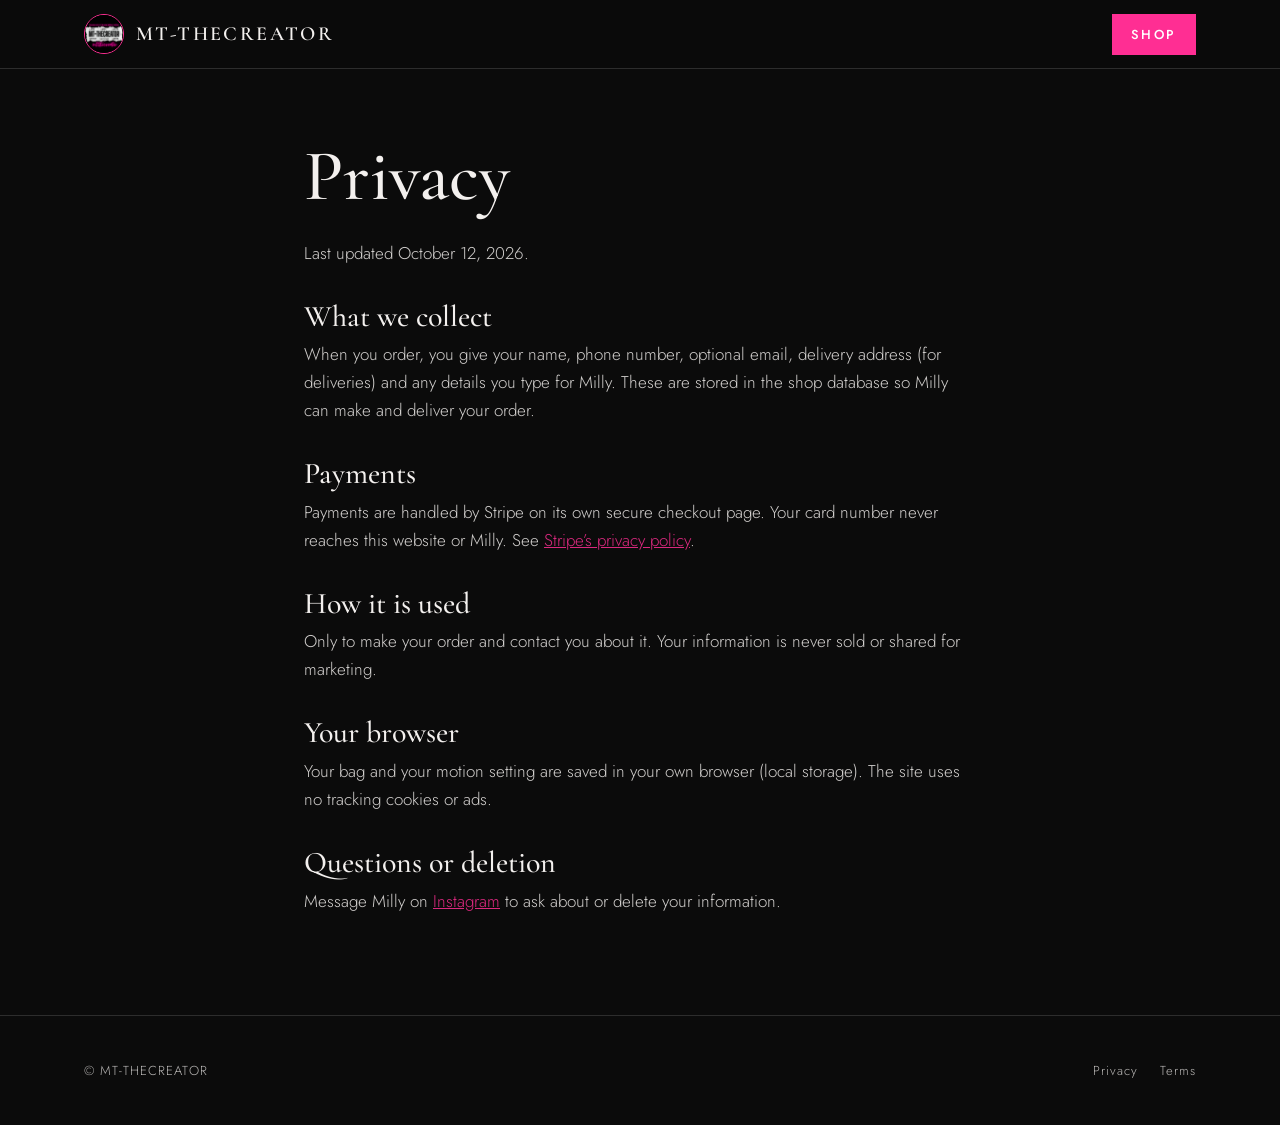
<file: privacy.html>
<!DOCTYPE html>
<html lang="en">
<head>
<meta charset="UTF-8">
<meta name="viewport" content="width=device-width, initial-scale=1.0">
<title>Privacy | MT-THECREATOR</title>
<meta name="description" content="How MT-THECREATOR handles your information.">
<meta name="theme-color" content="#0b0b0b">
<link rel="icon" href="/img/mt-thecreator-logo.jpg">
<link href="https://fonts.googleapis.com/css2?family=Cormorant+Garamond:wght@500;600&family=Pinyon+Script&family=Jost:wght@300;400;500&display=swap" rel="stylesheet">
<link rel="stylesheet" href="/style.css">
<style>.doc{max-width:720px;padding-top:70px;padding-bottom:90px}.doc h1{font-size:clamp(44px,7vw,72px);margin-bottom:24px}.doc h2{font-size:30px;margin:34px 0 8px}.doc p,.doc li{opacity:.85;margin-bottom:10px}.doc ul{padding-left:20px}.doc a{color:var(--pink)}</style>
</head>
<body>
<nav aria-label="Main"><div class="wrap nav-in"><a href="/" class="brand"><img src="/img/mt-thecreator-logo.jpg" alt="" width="40" height="40"><b>MT-THECREATOR</b></a><a class="btn" href="/#shop" style="padding:10px 18px">Shop</a></div></nav>
<main class="wrap doc">
<h1>Privacy</h1>
<p>Last updated October 12, 2026.</p>
<h2>What we collect</h2>
<p>When you order, you give your name, phone number, optional email, delivery address (for deliveries) and any details you type for Milly. These are stored in the shop database so Milly can make and deliver your order.</p>
<h2>Payments</h2>
<p>Payments are handled by Stripe on its own secure checkout page. Your card number never reaches this website or Milly. See <a href="https://stripe.com/privacy" rel="noopener">Stripe’s privacy policy</a>.</p>
<h2>How it is used</h2>
<p>Only to make your order and contact you about it. Your information is never sold or shared for marketing.</p>
<h2>Your browser</h2>
<p>Your bag and your motion setting are saved in your own browser (local storage). The site uses no tracking cookies or ads.</p>
<h2>Questions or deletion</h2>
<p>Message Milly on <a href="https://instagram.com/mtthecreator_" rel="noopener">Instagram</a> to ask about or delete your information.</p>
</main>
<footer><div class="wrap ft"><span>© MT-THECREATOR</span><nav aria-label="Footer"><a href="/privacy.html">Privacy</a><a href="/terms.html">Terms</a></nav></div></footer>
</body>
</html>
</file>
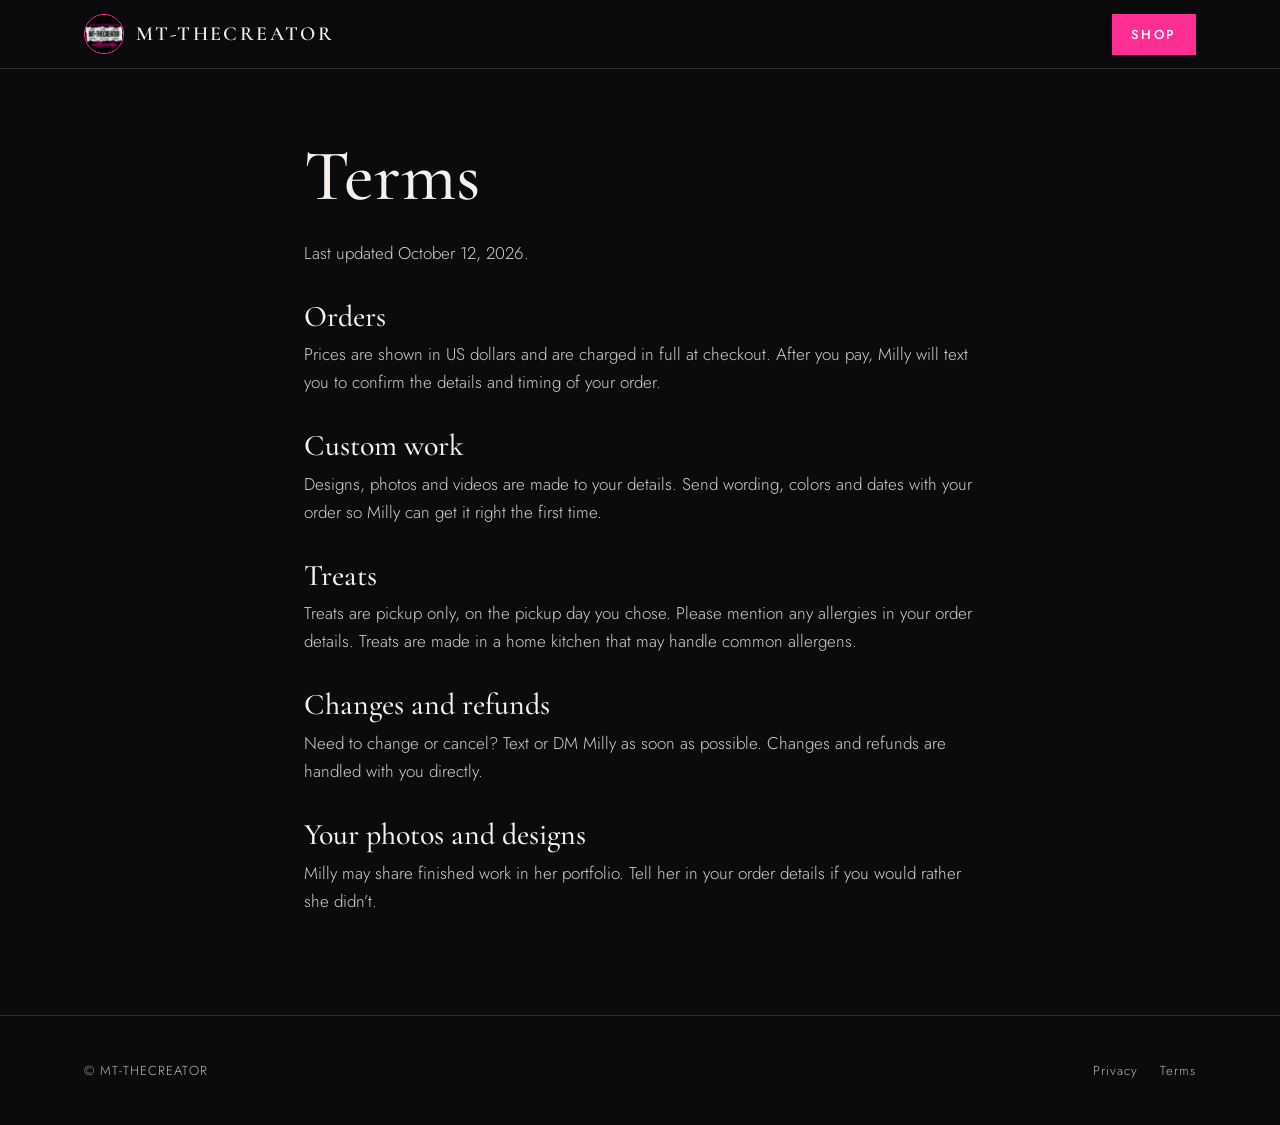
<file: terms.html>
<!DOCTYPE html>
<html lang="en">
<head>
<meta charset="UTF-8">
<meta name="viewport" content="width=device-width, initial-scale=1.0">
<title>Terms | MT-THECREATOR</title>
<meta name="description" content="Ordering terms for MT-THECREATOR.">
<meta name="theme-color" content="#0b0b0b">
<link rel="icon" href="/img/mt-thecreator-logo.jpg">
<link href="https://fonts.googleapis.com/css2?family=Cormorant+Garamond:wght@500;600&family=Pinyon+Script&family=Jost:wght@300;400;500&display=swap" rel="stylesheet">
<link rel="stylesheet" href="/style.css">
<style>.doc{max-width:720px;padding-top:70px;padding-bottom:90px}.doc h1{font-size:clamp(44px,7vw,72px);margin-bottom:24px}.doc h2{font-size:30px;margin:34px 0 8px}.doc p,.doc li{opacity:.85;margin-bottom:10px}.doc ul{padding-left:20px}.doc a{color:var(--pink)}</style>
</head>
<body>
<nav aria-label="Main"><div class="wrap nav-in"><a href="/" class="brand"><img src="/img/mt-thecreator-logo.jpg" alt="" width="40" height="40"><b>MT-THECREATOR</b></a><a class="btn" href="/#shop" style="padding:10px 18px">Shop</a></div></nav>
<main class="wrap doc">
<h1>Terms</h1>
<p>Last updated October 12, 2026.</p>
<!-- Milly: confirm the refund/changes wording before launch. -->
<h2>Orders</h2>
<p>Prices are shown in US dollars and are charged in full at checkout. After you pay, Milly will text you to confirm the details and timing of your order.</p>
<h2>Custom work</h2>
<p>Designs, photos and videos are made to your details. Send wording, colors and dates with your order so Milly can get it right the first time.</p>
<h2>Treats</h2>
<p>Treats are pickup only, on the pickup day you chose. Please mention any allergies in your order details. Treats are made in a home kitchen that may handle common allergens.</p>
<h2>Changes and refunds</h2>
<p>Need to change or cancel? Text or DM Milly as soon as possible. Changes and refunds are handled with you directly.</p>
<h2>Your photos and designs</h2>
<p>Milly may share finished work in her portfolio. Tell her in your order details if you would rather she didn’t.</p>
</main>
<footer><div class="wrap ft"><span>© MT-THECREATOR</span><nav aria-label="Footer"><a href="/privacy.html">Privacy</a><a href="/terms.html">Terms</a></nav></div></footer>
</body>
</html>
</file>
<file: style.css>
:root{--pink:#ff2e93;--pink-d:#d61a77;--ink:#0b0b0b;--ink2:#151515;--paper:#fbf8f6;--line:rgba(255,255,255,.14);--line-d:rgba(0,0,0,.12);--serif:'Cormorant Garamond',Georgia,serif;--script:'Pinyon Script',cursive;--sans:'Jost',system-ui,sans-serif}
[hidden]{display:none!important}
*{box-sizing:border-box;margin:0}
html{overflow-x:clip;scroll-padding-top:80px}
html.rm{scroll-behavior:auto}
body{background:var(--ink);color:#f3f0ee;font:300 17px/1.65 var(--sans);-webkit-font-smoothing:antialiased}
body.lock{overflow:hidden}
img,video{max-width:100%;height:auto;display:block}
a{color:inherit}
button{font:inherit;color:inherit;cursor:pointer}
:focus-visible{outline:2px solid var(--pink);outline-offset:3px}
.wrap{max-width:1160px;margin:auto;padding-left:24px;padding-right:24px}
.mono{font:500 12px/1.3 var(--sans);letter-spacing:.28em;text-transform:uppercase}
.script{font-family:var(--script);color:var(--pink);font-weight:400;letter-spacing:0}
h1,h2,h3{font-family:var(--serif);font-weight:500;line-height:1.05}
.sr{position:absolute;width:1px;height:1px;overflow:hidden;clip:rect(0 0 0 0);white-space:nowrap}

/* loader */
#loader{position:fixed;inset:0;z-index:100;background:var(--ink);display:grid;place-items:center;overflow:hidden}
#loader video{position:absolute;inset:0;width:100%;height:100%;object-fit:cover;opacity:.22;filter:grayscale(1) contrast(1.1)}
#loader .ld-in{position:relative;text-align:center}
#loader img{width:110px;height:110px;border-radius:50%;border:1px solid var(--pink);margin:0 auto 22px}
#loader .ld-name{font:600 28px var(--serif);letter-spacing:.2em}
#loader .ld-bar{width:200px;height:1px;background:var(--line);margin:22px auto 10px;overflow:hidden}
#loader .ld-bar i{display:block;height:100%;width:0;background:var(--pink);transition:width .25s}
#loader .ld-pct{color:var(--pink)}
html.rm #loader{display:none}

/* banner + nav */
.banner{background:var(--pink);color:#fff;text-align:center;font-size:14px;padding:8px 16px;letter-spacing:.06em}
nav{position:sticky;top:0;z-index:20;background:rgba(11,11,11,.86);backdrop-filter:blur(12px);-webkit-backdrop-filter:blur(12px);border-bottom:1px solid var(--line)}
.nav-in{display:flex;align-items:center;gap:26px;height:68px}
.brand{display:flex;align-items:center;gap:12px;text-decoration:none;margin-right:auto}
.brand img{width:40px;height:40px;border-radius:50%;border:1px solid var(--pink)}
.brand b{font:600 20px var(--serif);letter-spacing:.12em;white-space:nowrap}
.nav-links{display:flex;gap:26px}
.nav-links a{text-decoration:none;font-size:13px;letter-spacing:.16em;text-transform:uppercase;opacity:.8;transition:color .2s,opacity .2s}
.nav-links a:hover{opacity:1;color:var(--pink)}
.bag-btn{display:flex;align-items:center;gap:8px;background:none;border:1px solid var(--line);padding:9px 14px;font-size:13px;letter-spacing:.14em;text-transform:uppercase;transition:border-color .2s}
.bag-btn:hover{border-color:var(--pink)}
.bag-btn b{background:var(--pink);color:#fff;min-width:22px;height:22px;border-radius:11px;display:grid;place-items:center;font-size:12px;font-weight:500;letter-spacing:0}
.menu-tg{display:none;background:none;border:0;font-size:26px;line-height:1;padding:6px}

.btn{display:inline-flex;align-items:center;justify-content:center;gap:10px;padding:15px 30px;border:1px solid var(--pink);background:var(--pink);color:#fff;text-decoration:none;font:500 13px var(--sans);letter-spacing:.2em;text-transform:uppercase;transition:background .25s,color .25s,border-color .25s}
.btn:hover{background:transparent;color:var(--pink)}
.btn-ghost{background:transparent;border-color:currentColor;color:inherit}
.btn-ghost:hover{border-color:var(--pink)}
.btn[disabled]{opacity:.5;pointer-events:none}

/* hero */
.hero{display:grid;grid-template-columns:1.1fr .9fr;gap:64px;align-items:center;padding-top:80px;padding-bottom:110px}
.hero .eyebrow{color:var(--pink);margin-bottom:26px}
.hero h1{font-size:clamp(46px,7vw,92px)}
.hero h1 .ln{display:block;overflow:hidden;padding-bottom:.08em}
.hero h1 .ln>span{display:inline-block}
.hero h1 .script{font-size:.9em}
.hero p.sub{max-width:480px;margin:28px 0 36px;opacity:.82}
.cta{display:flex;gap:14px;flex-wrap:wrap}
.hero-art{position:relative}
.hero-art .frame{border:1px solid var(--pink);padding:14px;transform:rotate(2deg)}
.hero-art .frame img{width:100%}
.hero-art .tag{position:absolute;left:-28px;bottom:36px;background:var(--paper);color:var(--ink);padding:14px 22px;transform:rotate(-4deg);box-shadow:0 10px 30px rgba(0,0,0,.45)}
.hero-art .tag span{display:block;font:500 11px var(--sans);letter-spacing:.2em;text-transform:uppercase;color:var(--pink-d)}
.hero-art .tag strong{font:600 24px var(--serif)}

/* torn edge between dark and light sections */
.torn{height:28px;background:var(--paper);clip-path:polygon(0 60%,4% 30%,9% 55%,14% 20%,20% 50%,26% 25%,31% 60%,37% 15%,43% 50%,49% 30%,55% 65%,61% 20%,67% 50%,72% 25%,78% 60%,84% 30%,90% 55%,95% 20%,100% 45%,100% 100%,0 100%)}
.torn.down{background:var(--ink);margin-bottom:-1px}

/* sections */
section{padding:110px 0}
.light{background:var(--paper);color:var(--ink)}
.sec-head{display:grid;grid-template-columns:auto 1fr;gap:10px 28px;align-items:end;margin-bottom:56px}
.sec-head .mono{color:var(--pink-d);grid-column:1/-1}
.sec-head h2{font-size:clamp(40px,5.4vw,66px)}
.sec-head p{opacity:.72;max-width:420px;justify-self:end}
section:not(.light) .sec-head .mono{color:var(--pink)}

/* shop / menu */
.tabs{display:flex;gap:8px;flex-wrap:wrap;margin-bottom:34px}
.tabs button{background:none;border:1px solid var(--line-d);padding:10px 20px;font-size:13px;letter-spacing:.16em;text-transform:uppercase;transition:.2s}
.tabs button[aria-selected=true]{background:var(--ink);color:#fff;border-color:var(--ink)}
.grid{display:grid;grid-template-columns:repeat(auto-fill,minmax(250px,1fr));gap:18px}
.card{background:#fff;border:1px solid var(--line-d);padding:24px;display:flex;flex-direction:column;gap:6px;transition:transform .3s,box-shadow .3s}
.card:hover{transform:translateY(-3px);box-shadow:0 16px 40px rgba(0,0,0,.08)}
.card .k{color:var(--pink-d)}
.card h3{font-size:26px}
.card .note{font-size:14px;opacity:.65;min-height:1.4em}
.card .row{display:flex;align-items:center;justify-content:space-between;margin-top:auto;padding-top:14px}
.card .price{font:600 30px var(--serif);color:var(--pink-d)}
.add{background:var(--ink);color:#fff;border:0;padding:11px 18px;font-size:12px;letter-spacing:.18em;text-transform:uppercase;transition:background .2s}
.add:hover{background:var(--pink-d)}
.add.done{background:var(--pink-d)}
.shop-note{margin-top:26px;font-size:14px;opacity:.7}

/* statement (scroll-scrubbed) */
.statement{padding:150px 0}
.statement p{font:500 clamp(32px,4.6vw,60px)/1.18 var(--serif);max-width:980px}
.statement .w{opacity:.18;transition:opacity .2s}
.statement .w.on{opacity:1}
.statement .w.pk.on{color:var(--pink)}
html.rm .statement .w{opacity:1}

/* work */
.gallery{columns:3 280px;column-gap:20px}
.gallery figure{break-inside:avoid;margin-bottom:20px;position:relative;overflow:hidden;border:1px solid var(--line)}
.gallery img,.gallery video{width:100%;transition:transform .7s}
.gallery figure:hover img{transform:scale(1.04)}
.gallery figcaption{position:absolute;inset:auto 0 0 0;padding:30px 16px 14px;background:linear-gradient(transparent,rgba(0,0,0,.85));font-size:12px;letter-spacing:.18em;text-transform:uppercase}
.gallery figcaption b{color:var(--pink);font-weight:500}

/* about */
.about{display:grid;grid-template-columns:.8fr 1.2fr;gap:64px;align-items:center}
.about .logo{border:1px solid var(--pink);padding:12px;max-width:340px;width:100%}
.about h2{font-size:clamp(38px,4.8vw,58px);margin:14px 0 20px}
.about p{opacity:.8;margin-bottom:16px}

/* order steps + contact */
.steps{display:grid;grid-template-columns:repeat(3,1fr);gap:20px;margin-bottom:64px}
.step{border:1px solid var(--line-d);padding:28px;background:#fff}
.step .num{font:600 44px var(--serif);color:var(--pink-d)}
.step h3{font-size:26px;margin:6px 0 8px}
.step p{opacity:.72;font-size:15px}
.contact{text-align:center}
.contact h2{font-size:clamp(42px,5.6vw,72px)}
.contact p{opacity:.72;margin:18px auto 30px;max-width:480px}
.contact .cta{justify-content:center}
.flash{max-width:620px;margin:0 auto 40px;padding:18px 22px;border:1px solid var(--pink-d);background:#fff;text-align:center}

/* bag drawer */
.scrim{position:fixed;inset:0;background:rgba(0,0,0,.55);z-index:40;opacity:0;pointer-events:none;transition:opacity .3s}
.scrim.on{opacity:1;pointer-events:auto}
.drawer{position:fixed;top:0;right:0;bottom:0;height:100%;height:100dvh;width:min(460px,100%);background:var(--paper);color:var(--ink);z-index:50;transform:translateX(100%);transition:transform .45s cubic-bezier(.2,.8,.2,1);display:flex;flex-direction:column}
.drawer.on{transform:none}
html.rm .drawer,html.rm .scrim{transition:none}
.dr-head{display:flex;align-items:center;justify-content:space-between;padding:20px 24px;border-bottom:1px solid var(--line-d)}
.dr-head h2{font-size:32px}
.x{background:none;border:0;font-size:30px;line-height:1;padding:4px 8px}
.dr-body{flex:1 1 auto;min-height:0;overflow-y:auto;-webkit-overflow-scrolling:touch;overscroll-behavior:contain;touch-action:pan-y;padding:8px 24px calc(32px + env(safe-area-inset-bottom,0px))}
.line{display:grid;grid-template-columns:1fr auto auto;gap:12px;align-items:center;padding:14px 0;border-bottom:1px solid var(--line-d)}
.line .nm{font-size:16px}.line .nm small{display:block;opacity:.6}
.qty{display:flex;align-items:center;border:1px solid var(--line-d)}
.qty button{background:none;border:0;width:34px;height:34px;font-size:18px}
.qty span{min-width:22px;text-align:center}
.line .lp{font:600 20px var(--serif);min-width:52px;text-align:right}
.empty{padding:40px 0;text-align:center;opacity:.7}
.total{display:flex;justify-content:space-between;align-items:baseline;padding:18px 0 6px}
.total b{font:600 30px var(--serif);color:var(--pink-d)}
form.co{display:grid;gap:14px;margin-top:10px}
.co label{display:grid;gap:6px;font-size:13px;letter-spacing:.12em;text-transform:uppercase}
.co input,.co textarea,.co select{font:400 16px var(--sans);padding:12px 14px;border:1px solid rgba(0,0,0,.25);background:#fff;color:var(--ink);border-radius:0;width:100%}
.co textarea{min-height:90px;resize:vertical}
.co input:focus,.co textarea:focus,.co select:focus{outline:2px solid var(--pink);outline-offset:0;border-color:transparent}
.co .seg{display:flex;gap:8px}
.co .seg label{flex:1;display:flex;align-items:center;gap:8px;border:1px solid rgba(0,0,0,.25);padding:12px;text-transform:none;letter-spacing:0;font-size:15px;background:#fff;cursor:pointer}
.co .seg input{width:auto}
.co .hint{font-size:13px;opacity:.65;text-transform:none;letter-spacing:0}
.co .err{color:#b00045;font-size:14px;min-height:1.2em}
.hp{position:absolute;left:-9999px}
.days{display:flex;gap:8px;flex-wrap:wrap}
.days button{border:1px solid rgba(0,0,0,.25);background:#fff;padding:10px 12px;font-size:14px;min-width:84px}
.days button[aria-pressed=true]{background:var(--ink);color:#fff;border-color:var(--ink)}

footer{padding:44px 0;border-top:1px solid var(--line);font-size:13px;letter-spacing:.08em}
.ft{display:flex;flex-wrap:wrap;gap:18px 28px;align-items:center;justify-content:space-between;opacity:.75}
.ft a{text-decoration:none}.ft a:hover{color:var(--pink)}
.ft nav{all:unset;display:flex;gap:22px;flex-wrap:wrap}
.motion-tg{background:none;border:1px solid var(--line);padding:8px 14px;font-size:12px;letter-spacing:.14em;text-transform:uppercase}

.toast{position:fixed;left:50%;bottom:24px;transform:translate(-50%,200%);visibility:hidden;background:var(--ink);color:#fff;border:1px solid var(--pink);padding:12px 20px;z-index:60;transition:transform .35s;font-size:14px}
.toast.on{transform:translate(-50%,0);visibility:visible}

/* reveal start state (only when motion is on and JS ran) */
html.js:not(.rm) [data-rv]{opacity:0;transform:translateY(34px)}

@media (max-width:900px){
  .nav-links{display:none;position:absolute;top:68px;left:0;right:0;flex-direction:column;gap:0;background:var(--ink);border-bottom:1px solid var(--line)}
  .nav-links.open{display:flex}
  .nav-links a{padding:18px 24px;border-top:1px solid var(--line)}
  .menu-tg{display:block}
  .bag-btn{padding:8px 10px}
  .bag-btn .bl{display:none}
  .hero,.about{grid-template-columns:minmax(0,1fr);gap:48px}
  .hero{padding-top:48px;padding-bottom:80px}
  .hero-art{max-width:380px;margin:auto}
  .hero-art .tag{left:-8px}
  .sec-head{grid-template-columns:1fr}.sec-head p{justify-self:start}
  .steps{grid-template-columns:1fr}
  section{padding:80px 0}.statement{padding:100px 0}
}
@media (max-width:560px){
  .brand b{font-size:16px;letter-spacing:.08em}
  .grid{grid-template-columns:1fr 1fr;gap:10px}
  .card{padding:16px}
  .card h3{font-size:21px}
  .card .note{font-size:13px}
  .card .row{flex-direction:column;align-items:stretch;gap:10px}
  .card .price{font-size:26px}
  .add{padding:11px 8px}
  .tabs button{padding:9px 14px}
}
</file>
